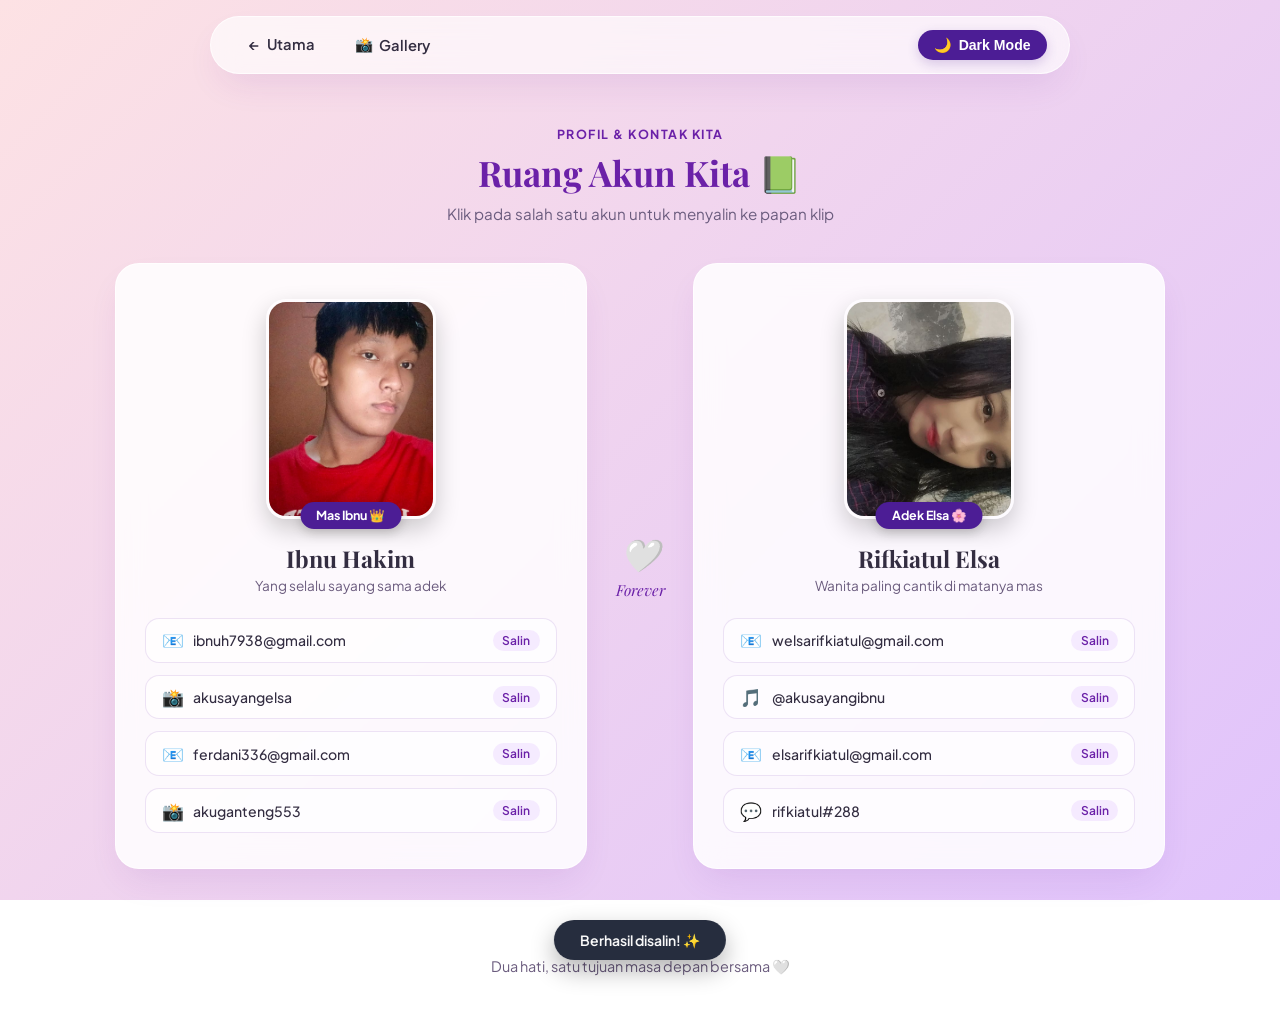
<file: akun.html>
<!DOCTYPE html>
<html lang="id">
<head>
    <meta charset="UTF-8">
    <meta name="viewport" content="width=device-width, initial-scale=1.0">
    <title>Akun Kita 📗</title>
    <!-- Google Fonts -->
    <link rel="preconnect" href="https://fonts.googleapis.com">
    <link rel="preconnect" href="https://fonts.gstatic.com" crossorigin>
    <link href="https://fonts.googleapis.com/css2?family=Playfair+Display:ital,wght@0,600;1,400&family=Plus+Jakarta+Sans:wght@300;400;500;600;700&display=swap" rel="stylesheet">
    <link rel="stylesheet" href="css/akun.css">
</head>
<body>

    <!-- Wadah Animasi Partikel Hati -->
    <div id="heart-container" aria-hidden="true"></div>

    <!-- Navigasi Glassmorphism -->
    <nav class="navbar">
        <ul class="nav-links">
            <li><a href="index.html" class="nav-item"><span>←</span> Utama</a></li>
            <li><a href="gallery.html" class="nav-item"><span>📸</span> Gallery</a></li>
        </ul>
        <div class="nav-actions">
            <button id="darkToggle" class="mode-btn" type="button">
                <span class="btn-icon">🌙</span>
                <span class="btn-text">Dark Mode</span>
            </button>
        </div>
    </nav>

    <!-- Header -->
    <header class="header">
        <span class="badge">Profil & Kontak Kita</span>
        <h2>Ruang Akun Kita 📗</h2>
        <p class="subtitle">Klik pada salah satu akun untuk menyalin ke papan klip</p>
    </header>

    <!-- Kontainer Kartu Profil Pasangan -->
    <main class="main-container">
        <div class="couple-wrapper">

            <!-- KARTU PROFIL IBNU -->
            <article class="profile-card reveal">
                <div class="card-glow"></div>
                <div class="photo-wrapper">
                    <img src="img/WhatsApp Image 2025-12-14 at 21.14.02_70602b08.jpg" alt="Foto Ibnu" class="profile-img">
                    <span class="role-tag">Mas Ibnu 👑</span>
                </div>

                <div class="profile-info">
                    <h3 class="name">Ibnu Hakim</h3>
                    <p class="role-desc">Yang selalu sayang sama adek</p>

                    <div class="accounts-list">
                        <button class="account-item copy-btn" data-copy="ibnuh7938@gmail.com" type="button">
                            <span class="acc-icon">📧</span>
                            <span class="acc-text">ibnuh7938@gmail.com</span>
                            <span class="copy-hint">Salin</span>
                        </button>

                        <button class="account-item copy-btn" data-copy="akusayangelsa" type="button">
                            <span class="acc-icon">📸</span>
                            <span class="acc-text">akusayangelsa</span>
                            <span class="copy-hint">Salin</span>
                        </button>

                        <button class="account-item copy-btn" data-copy="ferdani336@gmail.com" type="button">
                            <span class="acc-icon">📧</span>
                            <span class="acc-text">ferdani336@gmail.com</span>
                            <span class="copy-hint">Salin</span>
                        </button>

                        <button class="account-item copy-btn" data-copy="akuganteng553" type="button">
                            <span class="acc-icon">📸</span>
                            <span class="acc-text">akuganteng553</span>
                            <span class="copy-hint">Salin</span>
                        </button>
                    </div>
                </div>
            </article>

            <!-- SIMBOL CINTA TENGAH -->
            <div class="love-badge reveal" aria-hidden="true">
                <div class="heart-pulse">🤍</div>
                <span>Forever</span>
            </div>

            <!-- KARTU PROFIL ELSA -->
            <article class="profile-card reveal">
                <div class="card-glow"></div>
                <div class="photo-wrapper">
                    <img src="img/WhatsApp Image 2025-12-14 at 21.15.05_34a08d7d.jpg" alt="Foto Elsa" class="profile-img">
                    <span class="role-tag">Adek Elsa 🌸</span>
                </div>

                <div class="profile-info">
                    <h3 class="name">Rifkiatul Elsa</h3>
                    <p class="role-desc">Wanita paling cantik di matanya mas</p>

                    <div class="accounts-list">
                        <button class="account-item copy-btn" data-copy="welsarifkiatul@gmail.com" type="button">
                            <span class="acc-icon">📧</span>
                            <span class="acc-text">welsarifkiatul@gmail.com</span>
                            <span class="copy-hint">Salin</span>
                        </button>

                        <button class="account-item copy-btn" data-copy="@akusayangibnu" type="button">
                            <span class="acc-icon">🎵</span>
                            <span class="acc-text">@akusayangibnu</span>
                            <span class="copy-hint">Salin</span>
                        </button>

                        <button class="account-item copy-btn" data-copy="elsarifkiatul@gmail.com" type="button">
                            <span class="acc-icon">📧</span>
                            <span class="acc-text">elsarifkiatul@gmail.com</span>
                            <span class="copy-hint">Salin</span>
                        </button>

                        <button class="account-item copy-btn" data-copy="rifkiatul#288" type="button">
                            <span class="acc-icon">💬</span>
                            <span class="acc-text">rifkiatul#288</span>
                            <span class="copy-hint">Salin</span>
                        </button>
                    </div>
                </div>
            </article>

        </div>
    </main>

    <!-- Notifikasi Toast Saat Disalin -->
    <div id="toast" class="toast" role="alert" aria-live="polite">Berhasil disalin! ✨</div>

    <!-- Footer -->
    <footer class="site-footer">
        <p>Dua hati, satu tujuan masa depan bersama 🤍</p>
    </footer>

    <script src="js/akun.js"></script>
</body>
</html>
</file>
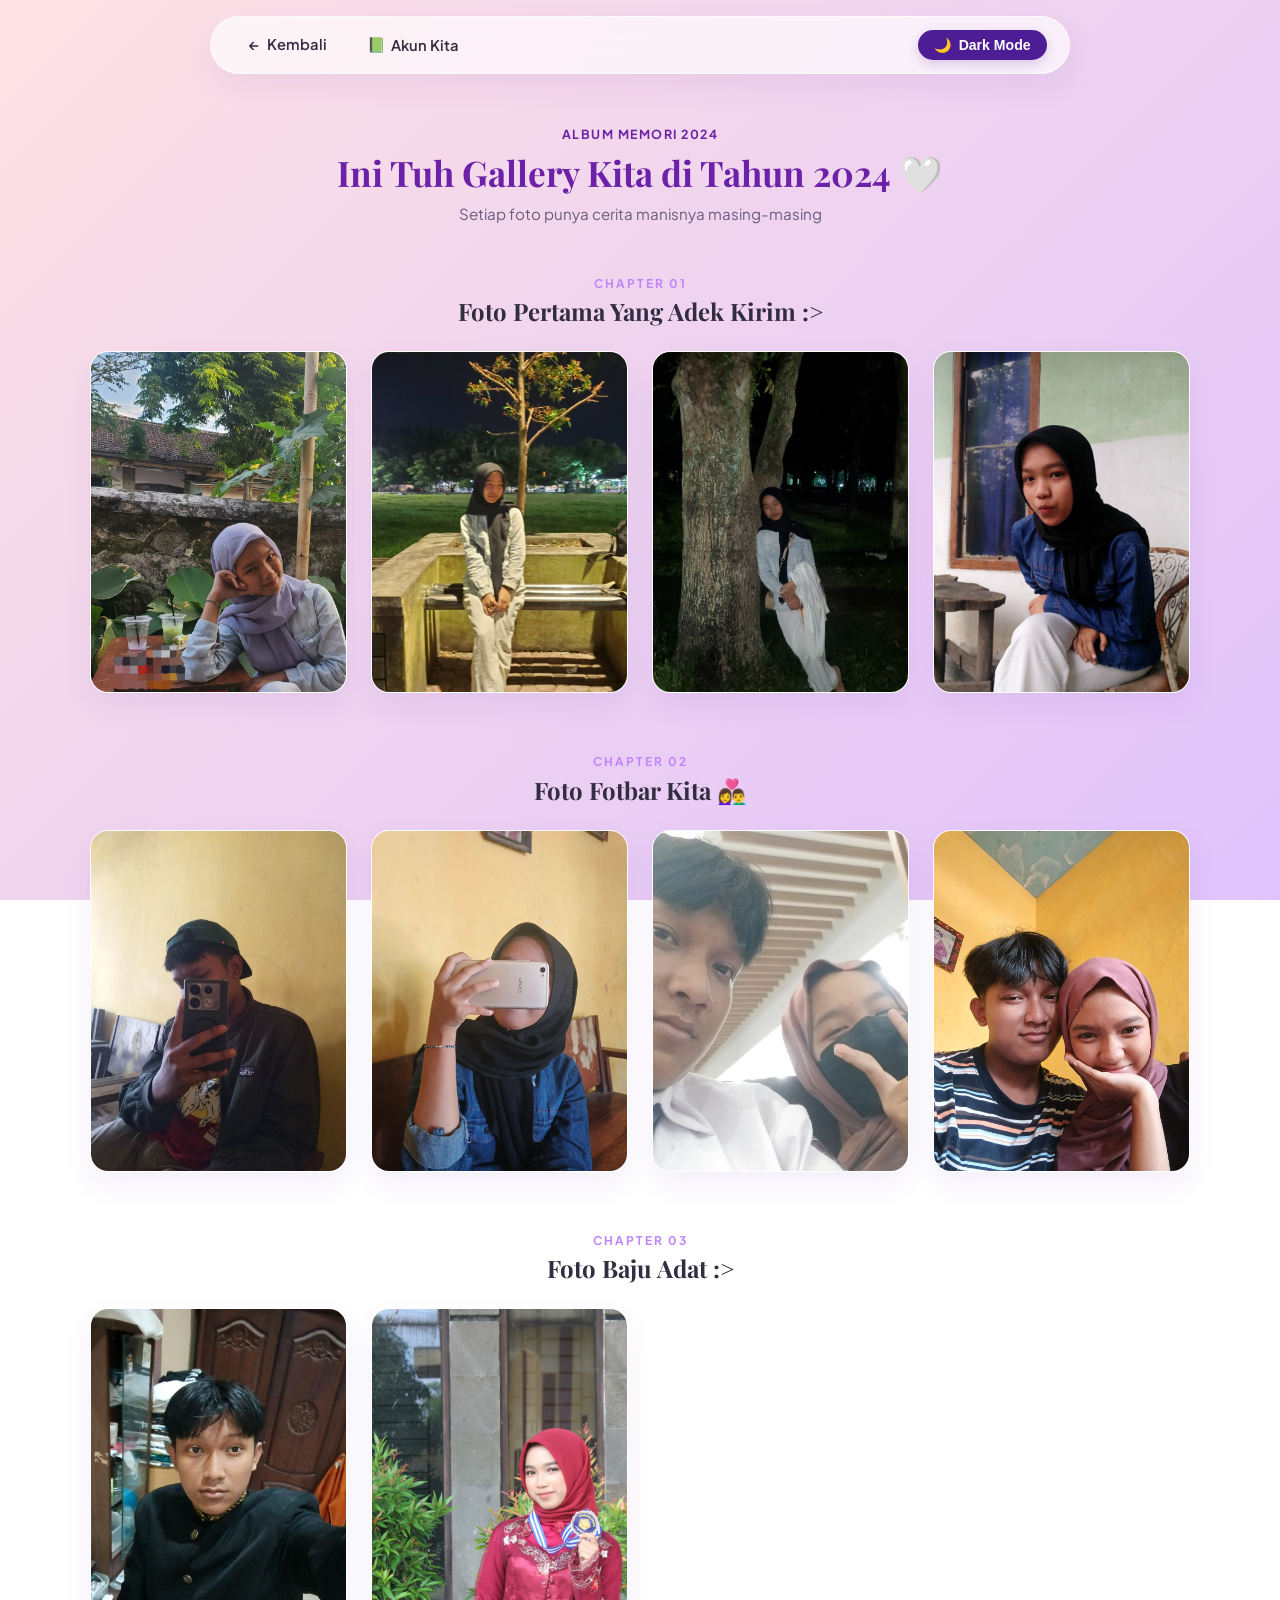
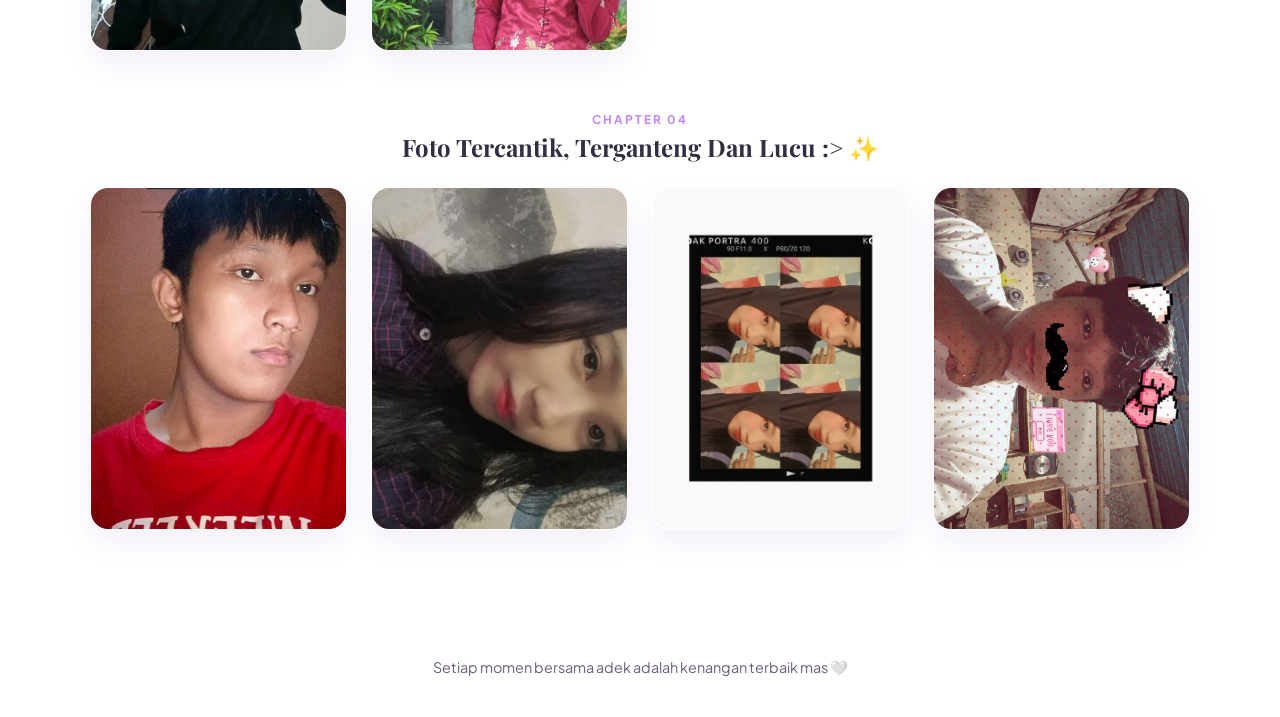
<file: gallery.html>
<!DOCTYPE html>
<html lang="id">
<head>
    <meta charset="UTF-8">
    <meta name="viewport" content="width=device-width, initial-scale=1.0">
    <title>Gallery Kenangan Kita 📸</title>
    <!-- Google Fonts -->
    <link rel="preconnect" href="https://fonts.googleapis.com">
    <link rel="preconnect" href="https://fonts.gstatic.com" crossorigin>
    <link href="https://fonts.googleapis.com/css2?family=Playfair+Display:ital,wght@0,600;1,400&family=Plus+Jakarta+Sans:wght@300;400;500;600&display=swap" rel="stylesheet">
    <link rel="stylesheet" href="css/gallery.css">
</head>
<body>

    <!-- Wadah Partikel Melayang -->
    <div id="heart-container" aria-hidden="true"></div>

    <!-- Navigasi Glassmorphism -->
    <nav class="navbar">
        <ul class="nav-links">
            <li><a href="index.html" class="nav-item"><span>←</span> Kembali</a></li>
            <li><a href="akun.html" class="nav-item"><span>📗</span> Akun Kita</a></li>
        </ul>
        <div class="nav-actions">
            <button id="darkToggle" class="mode-btn" type="button">
                <span class="btn-icon">🌙</span>
                <span class="btn-text">Dark Mode</span>
            </button>
        </div>
    </nav>

    <!-- Header -->
    <header class="header">
        <span class="badge">Album Memori 2024</span>
        <h2>Ini Tuh Gallery Kita di Tahun 2024 🤍</h2>
        <p class="subtitle">Setiap foto punya cerita manisnya masing-masing</p>
    </header>

    <main class="main-container">

        <!-- Kategori 1 -->
        <section class="section-group">
            <div class="section-title">
                <span class="tag">Chapter 01</span>
                <h3>Foto Pertama Yang Adek Kirim :&gt;</h3>
            </div>
            <div class="album">
                <div class="photo">
                    <img src="img/WhatsApp Image 2025-08-20 at 18.34.42_688bd8a7.jpg" alt="Foto Pertama 1" loading="lazy">
                </div>
                <div class="photo">
                    <img src="img/WhatsApp Image 2025-08-20 at 18.34.44_5417654f.jpg" alt="Foto Pertama 2" loading="lazy">
                </div>
                <div class="photo">
                    <img src="img/WhatsApp Image 2025-08-20 at 18.34.45_bf32b673.jpg" alt="Foto Pertama 3" loading="lazy">
                </div>
                <div class="photo">
                    <img src="img/WhatsApp Image 2026-01-01 at 2.32.16 PM.jpeg" alt="Foto Pertama 4" loading="lazy">
                </div>
            </div>
        </section>

        <!-- Kategori 2 -->
        <section class="section-group">
            <div class="section-title">
                <span class="tag">Chapter 02</span>
                <h3>Foto Fotbar Kita 👩‍❤️‍👨</h3>
            </div>
            <div class="album">
                <div class="photo">
                    <img src="img/IMG-20251214-WA0018.jpg" alt="Fotbar 1" loading="lazy">
                </div>
                <div class="photo">
                    <img src="img/WhatsApp Image 2025-12-14 at 17.40.56_11647089.jpg" alt="Fotbar 2" loading="lazy">
                </div>
                <div class="photo">
                    <img src="img/IMG-20251214-WA0016.jpg" alt="Fotbar 3" loading="lazy">
                </div>
                <div class="photo">
                    <img src="img/WhatsApp Image 2026-01-01 at 2.37.26 PM.jpeg" alt="Fotbar 4" loading="lazy">
                </div>
        </section>

        <!-- Kategori 3 -->
        <section class="section-group">
            <div class="section-title">
                <span class="tag">Chapter 03</span>
                <h3>Foto Baju Adat :&gt;</h3>
            </div>
            <div class="album">
                <div class="photo">
                    <img src="img/WhatsApp Image 2025-12-14 at 20.41.36_2e299ec1.jpg" alt="Baju Adat 1" loading="lazy">
                </div>
                <div class="photo">
                    <img src="img/WhatsApp Image 2025-12-14 at 20.56.28_4840facb.jpg" alt="Baju Adat 2" loading="lazy">
                </div>
            </div>
        </section>

        <!-- Kategori 4 -->
        <section class="section-group">
            <div class="section-title">
                <span class="tag">Chapter 04</span>
                <h3>Foto Tercantik, Terganteng Dan Lucu :&gt; ✨</h3>
            </div>
            <div class="album">
                <div class="photo">
                    <img src="img/WhatsApp Image 2025-12-14 at 21.14.02_70602b08.jpg" alt="Spesial 1" loading="lazy">
                </div>
                <div class="photo">
                    <img src="img/WhatsApp Image 2025-12-14 at 21.15.05_34a08d7d.jpg" alt="Spesial 2" loading="lazy">
                </div>
                <div class="photo">
                    <img src="img/IMG-20251030-WA0003.jpg" alt="Spesial 3" loading="lazy">
                </div>
                <div class="photo">
                    <img src="img/IMG-20251213-WA0036.jpg" alt="Spesial 4" loading="lazy">
                </div>
            </div>
        </section>

    </main>

    <!-- Modal Lightbox Terstruktur -->
    <div id="imageModal" class="modal" role="dialog" aria-hidden="true">
        <button class="modal-btn close-btn" id="modalClose" aria-label="Tutup">&times;</button>
        <button class="modal-btn nav-arrow prev-btn" id="modalPrev" aria-label="Sebelumnya">&#10094;</button>
        <div class="modal-content-wrap">
            <img class="modal-img" id="modalImage" alt="Pratinjau Foto">
            <div class="modal-counter" id="modalCounter">1 / 1</div>
        </div>
        <button class="modal-btn nav-arrow next-btn" id="modalNext" aria-label="Selanjutnya">&#10095;</button>
    </div>

    <!-- Footer -->
    <footer class="site-footer">
        <p>Setiap momen bersama adek adalah kenangan terbaik mas 🤍</p>
    </footer>

    <script src="js/gallery.js"></script>
</body>
</html>
</file>
<file: css/akun.css>
:root {
    --bg-gradient: linear-gradient(135deg, #fde2e4 0%, #e0c3fc 100%);
    --text-primary: #332d41;
    --text-secondary: #6b5c7e;
    --accent: #6b21a8;
    --accent-light: #c084fc;
    --nav-bg: rgba(255, 255, 255, 0.65);
    --card-bg: rgba(255, 255, 255, 0.85);
    --card-border: rgba(255, 255, 255, 0.7);
    --btn-bg: #4c1d95;
    --btn-text: #ffffff;
    --pill-bg: rgba(255, 255, 255, 0.6);
    --pill-hover: rgba(255, 255, 255, 0.95);
    --pill-border: rgba(107, 33, 168, 0.12);
    --shadow: 0 16px 36px -10px rgba(107, 33, 168, 0.12);
}

body.dark {
    --bg-gradient: linear-gradient(135deg, #0f172a 0%, #1e1b4b 100%);
    --text-primary: #f3e8ff;
    --text-secondary: #cbd5e1;
    --accent: #c084fc;
    --accent-light: #7c3aed;
    --nav-bg: rgba(15, 23, 42, 0.75);
    --card-bg: rgba(30, 41, 59, 0.8);
    --card-border: rgba(255, 255, 255, 0.08);
    --btn-bg: #7c3aed;
    --btn-text: #ffffff;
    --pill-bg: rgba(15, 23, 42, 0.6);
    --pill-hover: rgba(51, 65, 85, 0.8);
    --pill-border: rgba(255, 255, 255, 0.1);
    --shadow: 0 20px 45px rgba(0, 0, 0, 0.5);
}

* {
    margin: 0;
    padding: 0;
    box-sizing: border-box;
    transition: background-color 0.35s ease, border-color 0.35s ease, color 0.35s ease;
}

body {
    background: var(--bg-gradient);
    background-attachment: fixed;
    color: var(--text-primary);
    font-family: 'Plus Jakarta Sans', sans-serif;
    min-height: 100vh;
    display: flex;
    flex-direction: column;
    overflow-x: hidden;
    position: relative;
}

/* Floating Hearts */
#heart-container {
    position: fixed;
    inset: 0;
    pointer-events: none;
    z-index: 0;
    overflow: hidden;
}

.floating-heart {
    position: absolute;
    bottom: -20px;
    opacity: 0.4;
    animation: floatUp linear forwards;
}

@keyframes floatUp {
    to {
        transform: translateY(-110vh) rotate(360deg);
        opacity: 0;
    }
}

/* Navbar Glassmorphism */
.navbar {
    position: sticky;
    top: 1rem;
    z-index: 50;
    max-width: 860px;
    width: 90%;
    margin: 1rem auto 0;
    padding: 0.7rem 1.4rem;
    border-radius: 999px;
    background: var(--nav-bg);
    backdrop-filter: blur(14px);
    -webkit-backdrop-filter: blur(14px);
    border: 1px solid var(--card-border);
    display: flex;
    justify-content: space-between;
    align-items: center;
    box-shadow: var(--shadow);
}

.nav-links {
    list-style: none;
    display: flex;
    gap: 0.5rem;
}

.nav-item {
    text-decoration: none;
    color: var(--text-primary);
    font-weight: 600;
    font-size: 0.92rem;
    padding: 0.45rem 1rem;
    border-radius: 999px;
    display: inline-flex;
    align-items: center;
    gap: 0.4rem;
    transition: transform 0.2s, background-color 0.2s;
}

.nav-item:hover {
    background-color: rgba(192, 132, 252, 0.25);
    transform: translateY(-1px);
}

.mode-btn {
    border: none;
    background: var(--btn-bg);
    color: var(--btn-text);
    border-radius: 999px;
    padding: 0.45rem 1rem;
    font-size: 0.88rem;
    font-weight: 600;
    cursor: pointer;
    display: inline-flex;
    align-items: center;
    gap: 0.4rem;
    box-shadow: 0 4px 12px rgba(76, 29, 149, 0.2);
    transition: transform 0.2s, filter 0.2s;
}

.mode-btn:hover {
    transform: scale(1.04);
    filter: brightness(1.08);
}

/* Header */
.header {
    text-align: center;
    padding: 3rem 1.5rem 1rem;
    z-index: 1;
}

.badge {
    display: inline-block;
    font-size: 0.78rem;
    font-weight: 700;
    text-transform: uppercase;
    letter-spacing: 1.5px;
    color: var(--accent);
    margin-bottom: 0.5rem;
}

.header h2 {
    font-family: 'Playfair Display', serif;
    font-size: 2.2rem;
    color: var(--accent);
    margin-bottom: 0.5rem;
    line-height: 1.3;
}

.subtitle {
    color: var(--text-secondary);
    font-size: 0.95rem;
}

/* Main Container */
.main-container {
    max-width: 1050px;
    width: 90%;
    margin: 1.5rem auto 3rem;
    z-index: 1;
    flex: 1;
}

.couple-wrapper {
    display: grid;
    grid-template-columns: 1fr auto 1fr;
    gap: 1.8rem;
    align-items: center;
}

/* Profile Card */
.profile-card {
    background: var(--card-bg);
    border: 1px solid var(--card-border);
    backdrop-filter: blur(14px);
    -webkit-backdrop-filter: blur(14px);
    border-radius: 24px;
    padding: 2.2rem 1.8rem;
    box-shadow: var(--shadow);
    text-align: center;
    position: relative;
    overflow: hidden;
    transition: transform 0.4s ease, box-shadow 0.4s ease;
}

.profile-card:hover {
    transform: translateY(-8px);
    box-shadow: 0 24px 45px rgba(0, 0, 0, 0.18);
}

/* Foto Profil & Badge */
.photo-wrapper {
    position: relative;
    width: 170px;
    height: 220px;
    margin: 0 auto 1.5rem;
}

.profile-img {
    width: 100%;
    height: 100%;
    object-fit: cover;
    border-radius: 20px;
    box-shadow: 0 10px 25px rgba(0, 0, 0, 0.2);
    border: 3px solid rgba(255, 255, 255, 0.4);
    transition: transform 0.4s ease;
}

.profile-card:hover .profile-img {
    transform: scale(1.04);
}

.role-tag {
    position: absolute;
    bottom: -10px;
    left: 50%;
    transform: translateX(-50%);
    background: var(--btn-bg);
    color: #fff;
    padding: 0.35rem 1rem;
    font-size: 0.78rem;
    font-weight: 700;
    border-radius: 999px;
    white-space: nowrap;
    box-shadow: 0 4px 12px rgba(0, 0, 0, 0.2);
}

/* Info & Judul */
.name {
    font-family: 'Playfair Display', serif;
    font-size: 1.45rem;
    color: var(--text-primary);
    margin-bottom: 0.2rem;
}

.role-desc {
    color: var(--text-secondary);
    font-size: 0.85rem;
    margin-bottom: 1.5rem;
}

/* Akun List & Copy Item */
.accounts-list {
    display: flex;
    flex-direction: column;
    gap: 0.75rem;
}

.account-item {
    display: flex;
    align-items: center;
    justify-content: space-between;
    width: 100%;
    padding: 0.65rem 1rem;
    border-radius: 14px;
    background: var(--pill-bg);
    border: 1px solid var(--pill-border);
    color: var(--text-primary);
    font-family: inherit;
    font-size: 0.88rem;
    cursor: pointer;
    text-align: left;
    transition: all 0.25s ease;
}

.account-item:hover {
    background: var(--pill-hover);
    transform: translateX(4px);
    border-color: var(--accent-light);
}

.account-item:active {
    transform: scale(0.98);
}

.acc-icon {
    font-size: 1.1rem;
    margin-right: 0.6rem;
}

.acc-text {
    flex: 1;
    font-weight: 500;
    white-space: nowrap;
    overflow: hidden;
    text-overflow: ellipsis;
}

.copy-hint {
    font-size: 0.75rem;
    font-weight: 600;
    color: var(--accent);
    padding: 0.2rem 0.6rem;
    border-radius: 999px;
    background: rgba(192, 132, 252, 0.15);
    transition: all 0.2s;
}

.account-item.copied {
    border-color: #10b981;
    background: rgba(16, 185, 129, 0.12);
}

.account-item.copied .copy-hint {
    background: #10b981;
    color: #ffffff;
}

/* Center Love Badge */
.love-badge {
    display: flex;
    flex-direction: column;
    align-items: center;
    gap: 0.3rem;
    color: var(--accent);
    font-family: 'Playfair Display', serif;
    font-size: 0.95rem;
    font-style: italic;
    opacity: 0.85;
}

.heart-pulse {
    font-size: 2rem;
    animation: pulse 1.6s infinite ease-in-out;
}

@keyframes pulse {
    0%, 100% { transform: scale(1); }
    50% { transform: scale(1.25); }
}

/* Toast Notifikasi */
.toast {
    position: fixed;
    bottom: -60px;
    left: 50%;
    transform: translateX(-50%);
    background: rgba(15, 23, 42, 0.9);
    color: #ffffff;
    padding: 0.7rem 1.6rem;
    border-radius: 999px;
    font-size: 0.88rem;
    font-weight: 600;
    box-shadow: 0 10px 25px rgba(0, 0, 0, 0.3);
    backdrop-filter: blur(8px);
    transition: bottom 0.35s cubic-bezier(0.175, 0.885, 0.32, 1.275);
    z-index: 9999;
    pointer-events: none;
}

.toast.show {
    bottom: 25px;
}

/* Scroll Reveal */
.reveal {
    opacity: 0;
    transform: translateY(30px);
    transition: opacity 0.7s ease, transform 0.7s ease;
}

.reveal.show {
    opacity: 1;
    transform: translateY(0);
}

/* Footer */
.site-footer {
    text-align: center;
    padding: 2.5rem 1rem;
    font-size: 0.9rem;
    color: var(--text-secondary);
    z-index: 1;
}

/* Responsive Tablet & HP */
@media (max-width: 860px) {
    .couple-wrapper {
        grid-template-columns: 1fr;
        gap: 2.2rem;
    }

    .love-badge {
        flex-direction: row;
        justify-content: center;
        gap: 0.6rem;
        margin: -0.5rem 0;
    }

    .heart-pulse {
        font-size: 1.6rem;
    }
}

@media (max-width: 600px) {
    .navbar {
        width: 94%;
        padding: 0.5rem 0.8rem;
    }
    .btn-text {
        display: none;
    }
    .mode-btn {
        padding: 0.45rem 0.6rem;
    }
    .header h2 {
        font-size: 1.6rem;
    }
    .profile-card {
        padding: 1.8rem 1.2rem;
    }
}
</file>
<file: css/gallery.css>
:root {
    --bg-gradient: linear-gradient(135deg, #fde2e4 0%, #e0c3fc 100%);
    --text-primary: #332d41;
    --text-secondary: #6b5c7e;
    --accent: #6b21a8;
    --accent-light: #c084fc;
    --nav-bg: rgba(255, 255, 255, 0.65);
    --card-bg: rgba(255, 255, 255, 0.8);
    --border-color: rgba(255, 255, 255, 0.6);
    --btn-bg: #4c1d95;
    --btn-text: #ffffff;
    --shadow: 0 12px 30px rgba(107, 33, 168, 0.08);
}

body.dark {
    --bg-gradient: linear-gradient(135deg, #0f172a 0%, #1e1b4b 100%);
    --text-primary: #f3e8ff;
    --text-secondary: #cbd5e1;
    --accent: #c084fc;
    --accent-light: #7c3aed;
    --nav-bg: rgba(15, 23, 42, 0.7);
    --card-bg: rgba(30, 41, 59, 0.75);
    --border-color: rgba(255, 255, 255, 0.08);
    --btn-bg: #7c3aed;
    --btn-text: #ffffff;
    --shadow: 0 14px 35px rgba(0, 0, 0, 0.45);
}

* {
    margin: 0;
    padding: 0;
    box-sizing: border-box;
    transition: background-color 0.35s ease, border-color 0.35s ease, color 0.35s ease;
}

body {
    background: var(--bg-gradient);
    background-attachment: fixed;
    color: var(--text-primary);
    font-family: 'Plus Jakarta Sans', sans-serif;
    min-height: 100vh;
    display: flex;
    flex-direction: column;
    overflow-x: hidden;
    position: relative;
}

/* Partikel Hati Melayang */
#heart-container {
    position: fixed;
    inset: 0;
    pointer-events: none;
    z-index: 0;
    overflow: hidden;
}

.floating-heart {
    position: absolute;
    bottom: -20px;
    opacity: 0.4;
    animation: floatUp linear forwards;
}

@keyframes floatUp {
    to {
        transform: translateY(-110vh) rotate(360deg);
        opacity: 0;
    }
}

/* Navbar Glassmorphism */
.navbar {
    position: sticky;
    top: 1rem;
    z-index: 50;
    max-width: 860px;
    width: 90%;
    margin: 1rem auto 0;
    padding: 0.7rem 1.4rem;
    border-radius: 999px;
    background: var(--nav-bg);
    backdrop-filter: blur(14px);
    -webkit-backdrop-filter: blur(14px);
    border: 1px solid var(--border-color);
    display: flex;
    justify-content: space-between;
    align-items: center;
    box-shadow: var(--shadow);
}

.nav-links {
    list-style: none;
    display: flex;
    gap: 0.5rem;
}

.nav-item {
    text-decoration: none;
    color: var(--text-primary);
    font-weight: 600;
    font-size: 0.92rem;
    padding: 0.45rem 1rem;
    border-radius: 999px;
    display: inline-flex;
    align-items: center;
    gap: 0.4rem;
    transition: transform 0.2s, background-color 0.2s;
}

.nav-item:hover {
    background-color: rgba(192, 132, 252, 0.25);
    transform: translateY(-1px);
}

.mode-btn {
    border: none;
    background: var(--btn-bg);
    color: var(--btn-text);
    border-radius: 999px;
    padding: 0.45rem 1rem;
    font-size: 0.88rem;
    font-weight: 600;
    cursor: pointer;
    display: inline-flex;
    align-items: center;
    gap: 0.4rem;
    box-shadow: 0 4px 12px rgba(76, 29, 149, 0.2);
    transition: transform 0.2s, filter 0.2s;
}

.mode-btn:hover {
    transform: scale(1.04);
    filter: brightness(1.08);
}

/* Header */
.header {
    text-align: center;
    padding: 3rem 1.5rem 1rem;
    z-index: 1;
}

.badge {
    display: inline-block;
    font-size: 0.78rem;
    font-weight: 700;
    text-transform: uppercase;
    letter-spacing: 1.5px;
    color: var(--accent);
    margin-bottom: 0.5rem;
}

.header h2 {
    font-family: 'Playfair Display', serif;
    font-size: 2.2rem;
    color: var(--accent);
    margin-bottom: 0.5rem;
    line-height: 1.3;
}

.subtitle {
    color: var(--text-secondary);
    font-size: 0.95rem;
}

/* Kontainer Album */
.main-container {
    max-width: 1100px;
    width: 90%;
    margin: 2rem auto;
    z-index: 1;
}

.section-group {
    margin-bottom: 3.5rem;
}

.section-title {
    text-align: center;
    margin-bottom: 1.5rem;
}

.section-title .tag {
    font-size: 0.75rem;
    font-weight: 700;
    color: var(--accent-light);
    letter-spacing: 2px;
    text-transform: uppercase;
}

.section-title h3 {
    font-family: 'Playfair Display', serif;
    font-size: 1.5rem;
    color: var(--text-primary);
    margin-top: 0.2rem;
}

.album {
    display: grid;
    grid-template-columns: repeat(auto-fill, minmax(230px, 1fr));
    gap: 1.5rem;
}

/* Kartu Foto */
.photo {
    background: var(--card-bg);
    border: 1px solid var(--border-color);
    border-radius: 18px;
    overflow: hidden;
    box-shadow: var(--shadow);
    cursor: pointer;
    position: relative;
    aspect-ratio: 3 / 4;
    opacity: 0;
    transform: translateY(24px);
    transition: opacity 0.6s ease, transform 0.6s ease, box-shadow 0.3s ease;
}

.photo.show {
    opacity: 1;
    transform: translateY(0);
}

.photo:hover {
    transform: translateY(-8px) scale(1.02);
    box-shadow: 0 16px 30px rgba(0, 0, 0, 0.15);
}

.photo img {
    width: 100%;
    height: 100%;
    object-fit: cover;
    display: block;
    transition: transform 0.4s ease;
}

.photo:hover img {
    transform: scale(1.05);
}

/* Lightbox Modal */
.modal {
    display: none;
    position: fixed;
    inset: 0;
    background: rgba(0, 0, 0, 0.88);
    backdrop-filter: blur(10px);
    justify-content: center;
    align-items: center;
    z-index: 9999;
    padding: 1rem;
    user-select: none;
}

.modal.active {
    display: flex;
    animation: fadeIn 0.25s ease-out;
}

@keyframes fadeIn {
    from { opacity: 0; }
    to { opacity: 1; }
}

.modal-content-wrap {
    display: flex;
    flex-direction: column;
    align-items: center;
    max-width: 90%;
    max-height: 90%;
}

.modal-img {
    max-width: 85vw;
    max-height: 80vh;
    border-radius: 14px;
    box-shadow: 0 10px 40px rgba(0, 0, 0, 0.5);
    object-fit: contain;
    transition: transform 0.25s ease;
}

.modal-counter {
    color: rgba(255, 255, 255, 0.8);
    font-size: 0.9rem;
    margin-top: 0.8rem;
    font-weight: 500;
}

/* Tombol Modal */
.modal-btn {
    background: rgba(255, 255, 255, 0.15);
    border: none;
    color: #ffffff;
    cursor: pointer;
    font-size: 1.5rem;
    width: 48px;
    height: 48px;
    border-radius: 50%;
    display: flex;
    align-items: center;
    justify-content: center;
    transition: background-color 0.2s, transform 0.2s;
}

.modal-btn:hover {
    background: rgba(255, 255, 255, 0.3);
    transform: scale(1.1);
}

.close-btn {
    position: absolute;
    top: 20px;
    right: 20px;
    font-size: 2rem;
}

.nav-arrow {
    position: absolute;
    top: 50%;
    transform: translateY(-50%);
}

.prev-btn { left: 24px; }
.next-btn { right: 24px; }

/* Footer */
.site-footer {
    text-align: center;
    padding: 2.5rem 1rem;
    font-size: 0.9rem;
    color: var(--text-secondary);
    z-index: 1;
}

/* Responsif Mobile */
@media (max-width: 600px) {
    .navbar {
        width: 94%;
        padding: 0.5rem 0.8rem;
    }
    .header h2 {
        font-size: 1.6rem;
    }
    .album {
        grid-template-columns: repeat(2, 1fr);
        gap: 0.9rem;
    }
    .nav-arrow {
        display: none; /* Navigasi via swipe di mobile */
    }
    .btn-text {
        display: none;
    }
    .mode-btn {
        padding: 0.45rem 0.6rem;
    }
}
</file>
